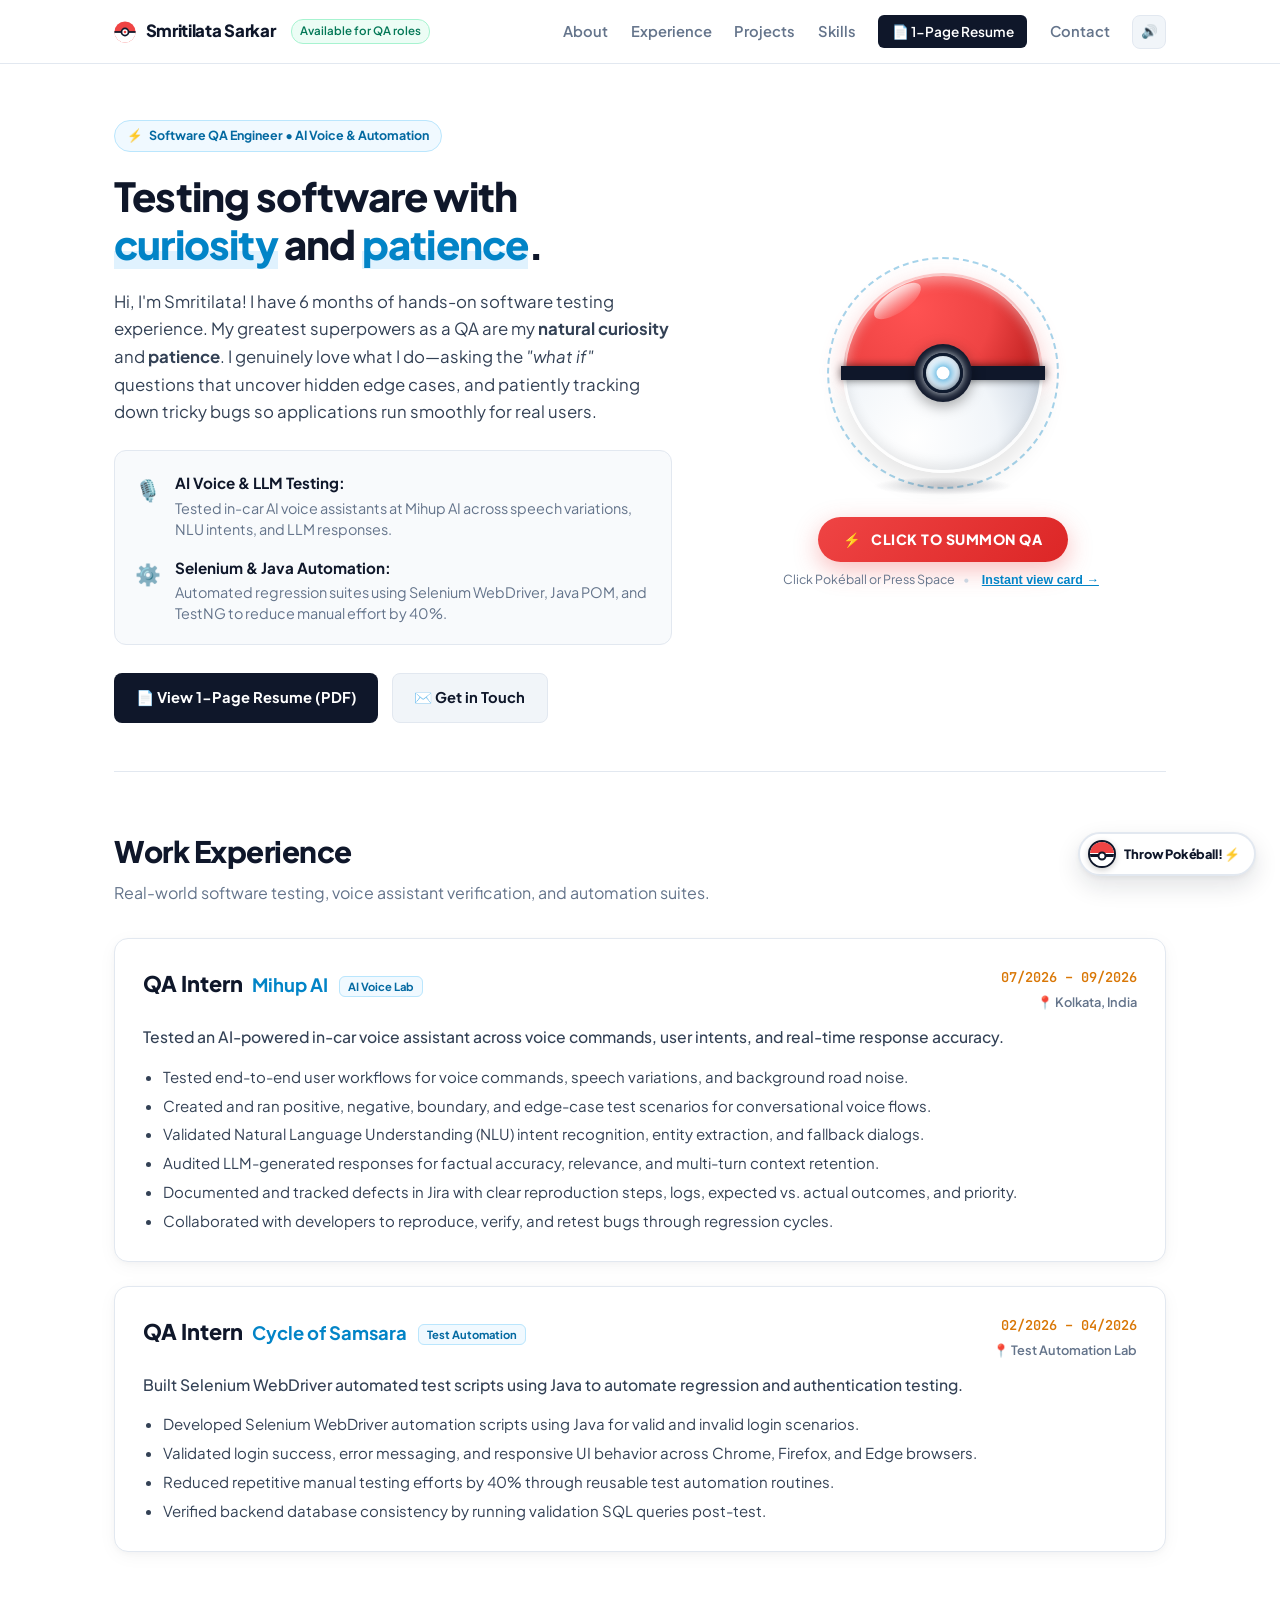
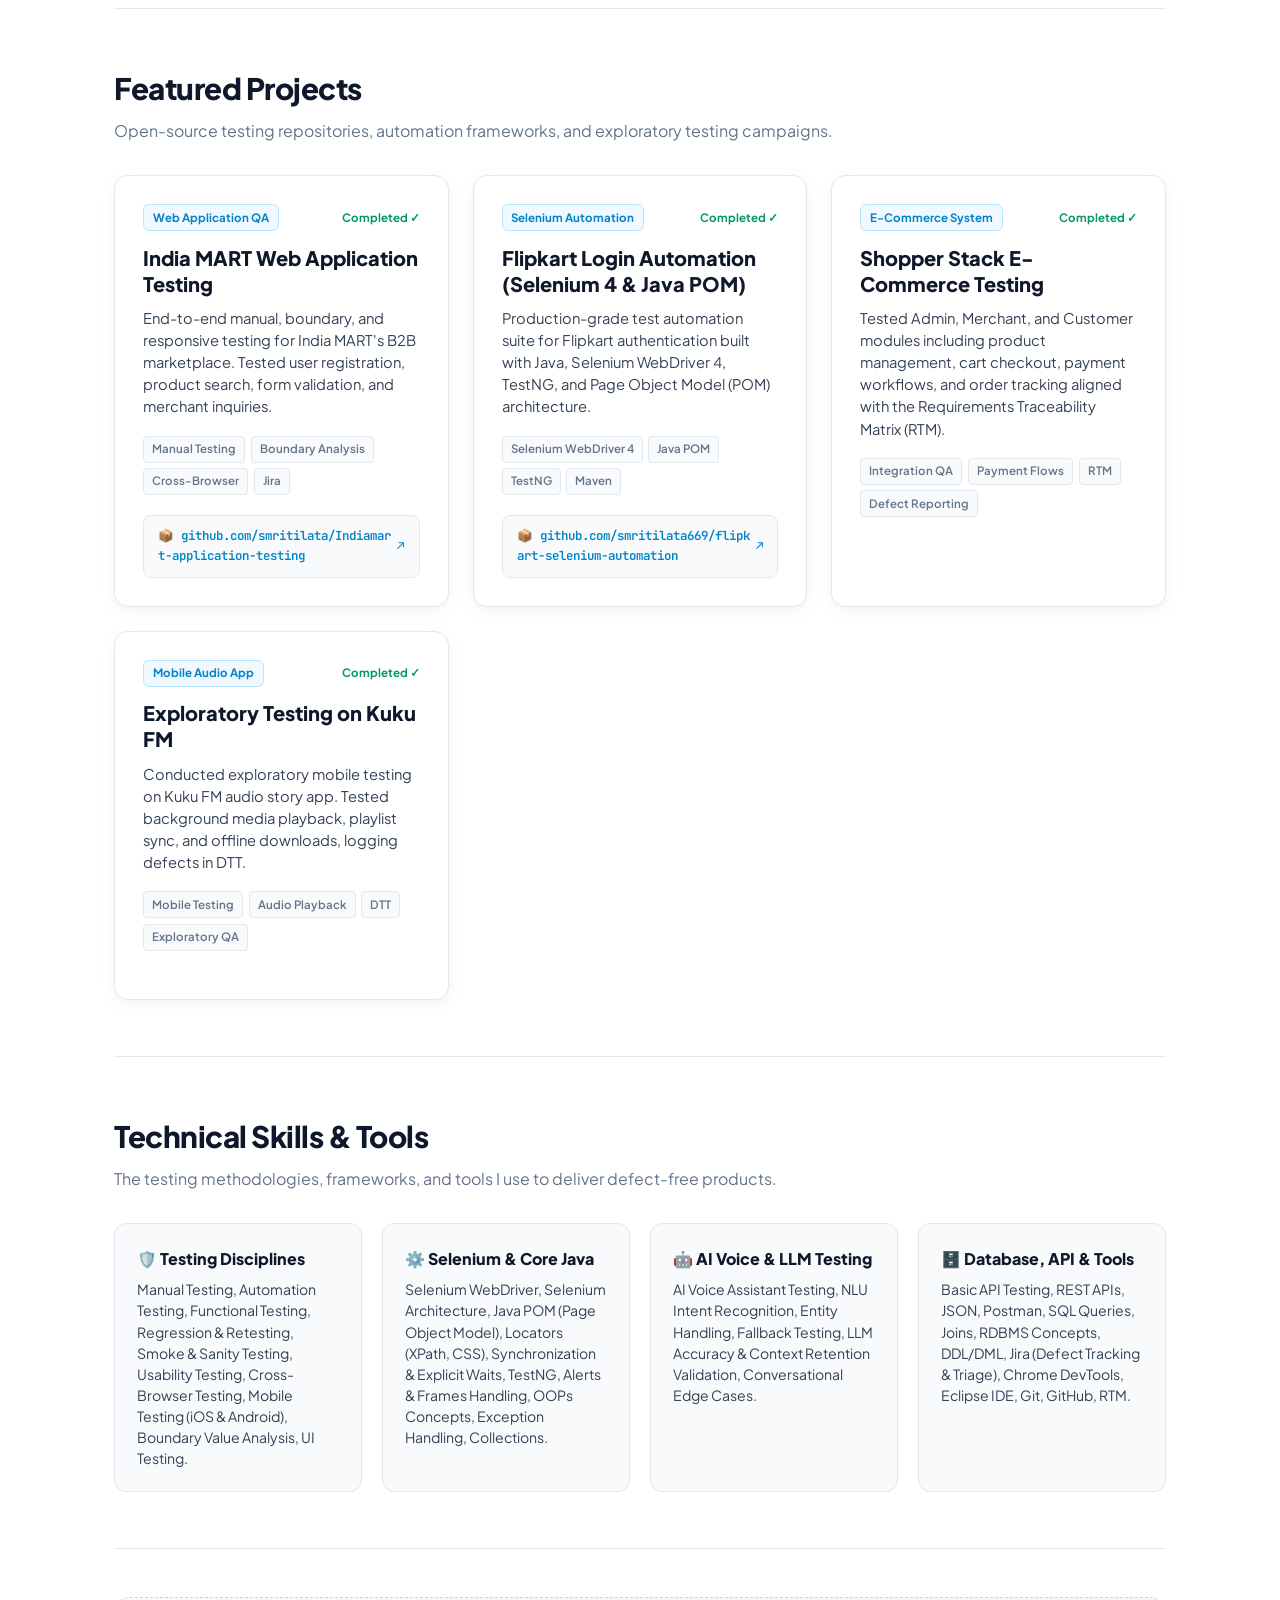
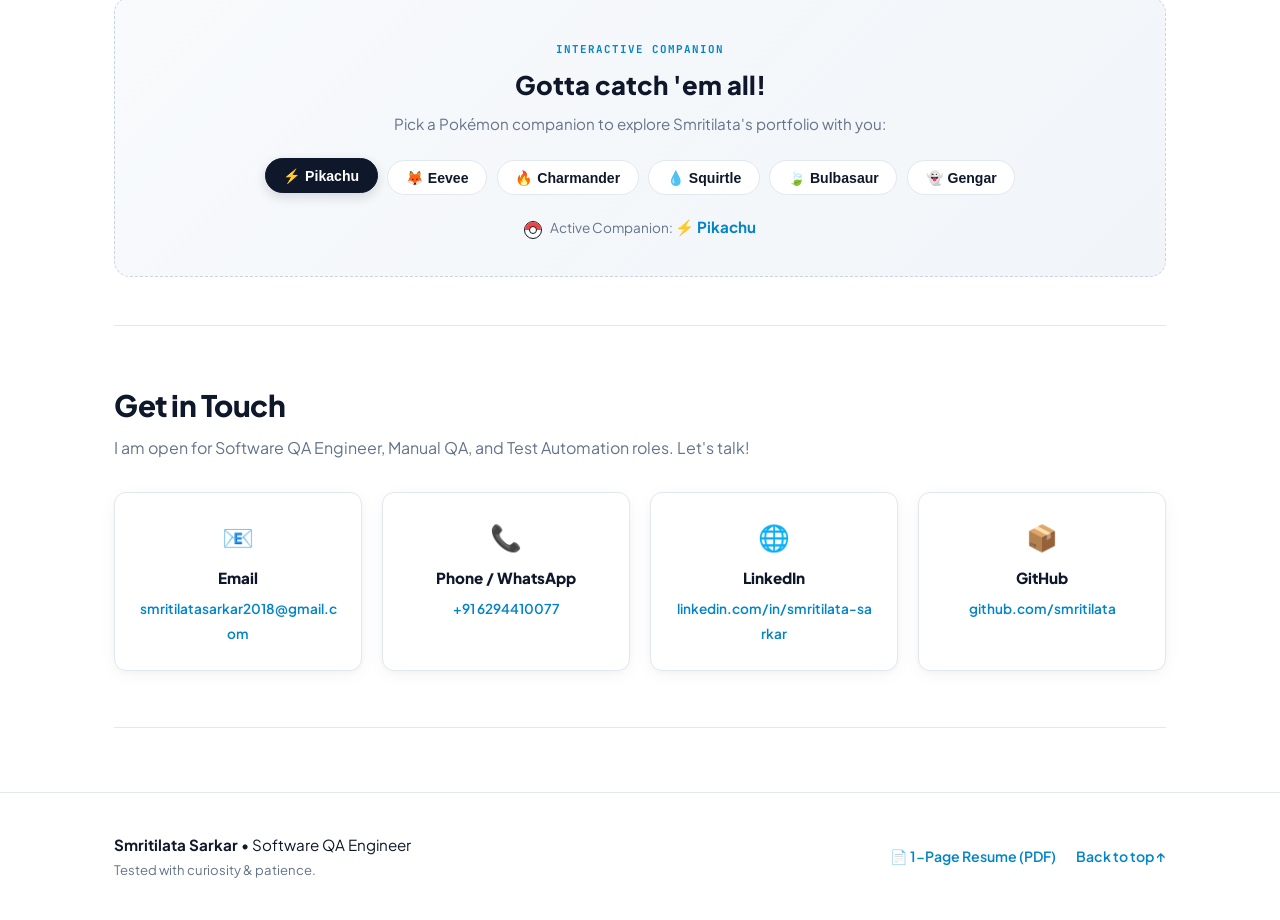
<file: index.html>
<!DOCTYPE html>
<html lang="en">
<head>
  <meta charset="UTF-8">
  <meta name="viewport" content="width=device-width, initial-scale=1.0">
  <title>Smritilata Sarkar — Software QA Engineer</title>
  <link rel="preconnect" href="https://fonts.googleapis.com">
  <link rel="preconnect" href="https://fonts.gstatic.com" crossorigin>
  <link href="https://fonts.googleapis.com/css2?family=Plus+Jakarta+Sans:wght@400;500;600;700;800&family=JetBrains+Mono:wght@400;500;600&display=swap" rel="stylesheet">
  <link rel="stylesheet" href="style.css">
  <link rel="icon" type="image/svg+xml" href="data:image/svg+xml,<svg xmlns='http://www.w3.org/2000/svg' viewBox='0 0 100 100'><circle cx='50' cy='50' r='48' fill='%23ef4444'/><path d='M2 50 A48 48 0 0 0 98 50 Z' fill='%23ffffff'/><line x1='2' y1='50' x2='98' y2='50' stroke='%23111827' stroke-width='8'/><circle cx='50' cy='50' r='16' fill='%23ffffff' stroke='%23111827' stroke-width='8'/><circle cx='50' cy='50' r='7' fill='%23ef4444'/></svg>">
</head>
<body class="light-mode">

  <!-- Burst Canvas for Summon Animation -->
  <canvas id="burst-canvas"></canvas>

  <!-- ======================================================== -->
  <!-- MINIMAL TOP NAVIGATION BAR (The Zero Quotient style)       -->
  <!-- ======================================================== -->
  <header class="site-header">
    <div class="nav-wrapper">
      <a href="#" class="brand-logo">
        <span class="nav-pokeball-icon">
          <svg class="spin-pokeball" viewBox="0 0 100 100" width="22" height="22">
            <circle cx="50" cy="50" r="48" fill="#ef4444"/>
            <path d="M2 50 A48 48 0 0 0 98 50 Z" fill="#ffffff"/>
            <line x1="2" y1="50" x2="98" y2="50" stroke="#0f172a" stroke-width="8"/>
            <circle cx="50" cy="50" r="16" fill="#ffffff" stroke="#0f172a" stroke-width="8"/>
            <circle cx="50" cy="50" r="6" fill="#ef4444"/>
          </svg>
        </span>
        <span class="brand-text">Smritilata Sarkar</span>
        <span class="status-pill">Available for QA roles</span>
      </a>

      <nav class="main-nav">
        <a href="#about" class="nav-link">About</a>
        <a href="#experience" class="nav-link">Experience</a>
        <a href="#projects" class="nav-link">Projects</a>
        <a href="#skills" class="nav-link">Skills</a>
        <a href="Smritilata_Sarkar_Resume.html" target="_blank" class="nav-link resume-pill">
          <span>📄 1-Page Resume</span>
        </a>
        <a href="#contact" class="nav-link">Contact</a>
        <button id="sound-toggle" class="sound-btn" title="Toggle Sound SFX" aria-label="Toggle Sound">
          <span class="sfx-icon">🔊</span>
        </button>
      </nav>

      <div class="mobile-menu-btn" id="mobile-toggle" aria-label="Toggle Navigation">
        <span></span><span></span>
      </div>
    </div>
  </header>

  <!-- Mobile Dropdown Navigation -->
  <div class="mobile-nav-drawer" id="mobile-drawer">
    <a href="#about" class="m-link">About</a>
    <a href="#experience" class="m-link">Experience</a>
    <a href="#projects" class="m-link">Projects</a>
    <a href="#skills" class="m-link">Skills</a>
    <a href="Smritilata_Sarkar_Resume.html" target="_blank" class="m-link highlight">📄 1-Page Resume (PDF)</a>
    <a href="#contact" class="m-link">Contact</a>
  </div>

  <main class="page-container">

    <!-- ======================================================== -->
    <!-- HERO SECTION (Minimal Profile + Pokémon Trainer Card)     -->
    <!-- ======================================================== -->
    <section class="hero-section" id="about">
      <div class="hero-grid">
        
        <!-- Left Column: Personal Intro & Philosophy -->
        <div class="hero-intro">
          <div class="hero-badge">
            <span class="poke-icon">⚡</span>
            <span>Software QA Engineer &bull; AI Voice &amp; Automation</span>
          </div>

          <h1 class="hero-title">
            Testing software with <span class="text-highlight">curiosity</span> and <span class="text-highlight">patience</span>.
          </h1>

          <p class="hero-bio">
            Hi, I'm Smritilata! I have 6 months of hands-on software testing experience. My greatest superpowers as a QA are my <strong>natural curiosity</strong> and <strong>patience</strong>. I genuinely love what I do—asking the <em>"what if"</em> questions that uncover hidden edge cases, and patiently tracking down tricky bugs so applications run smoothly for real users.
          </p>

          <div class="hero-highlights-card">
            <div class="highlight-item">
              <span class="h-icon">🎙️</span>
              <div>
                <strong>AI Voice &amp; LLM Testing:</strong>
                <p>Tested in-car AI voice assistants at Mihup AI across speech variations, NLU intents, and LLM responses.</p>
              </div>
            </div>
            <div class="highlight-item">
              <span class="h-icon">⚙️</span>
              <div>
                <strong>Selenium &amp; Java Automation:</strong>
                <p>Automated regression suites using Selenium WebDriver, Java POM, and TestNG to reduce manual effort by 40%.</p>
              </div>
            </div>
          </div>

          <div class="hero-cta-group">
            <a href="Smritilata_Sarkar_Resume.html" target="_blank" class="btn-primary">
              <span>📄 View 1-Page Resume (PDF)</span>
            </a>
            <a href="#contact" class="btn-secondary">
              <span>✉️ Get in Touch</span>
            </a>
          </div>
        </div>

        <!-- Right Column: Interactive 3D Pokéball Summon Stage & Trainer Card -->
        <div class="hero-card-col stage-closed" id="summon-stage">
          
          <!-- Pokéball Assembly (Active in stage-closed & stage-opening) -->
          <div class="pokeball-assembly-wrapper" id="pokeball-wrapper">
            <div class="summon-light-pillar" id="light-pillar"></div>

            <div class="pokeball-box">
              <div class="pokeball-3d" id="main-pokeball" role="button" tabindex="0" title="Click Pokéball to Summon QA Champion!">
                <div class="pokeball-energy-ring"></div>

                <!-- Upper Shell -->
                <div class="ball-shell shell-top">
                  <div class="shell-reflection"></div>
                </div>

                <!-- Equatorial Black Belt & Central Release Button -->
                <div class="ball-equator">
                  <div class="equator-band"></div>
                  <div class="center-latch-wrapper">
                    <div class="latch-outer-ring">
                      <div class="latch-button" id="pokeball-button">
                        <div class="button-led"></div>
                      </div>
                    </div>
                  </div>
                </div>

                <!-- Lower Shell -->
                <div class="ball-shell shell-bottom">
                  <div class="shell-shadow"></div>
                </div>

                <!-- Ground Floating Shadow -->
                <div class="ball-ground-shadow"></div>
              </div>
            </div>

            <div class="summon-prompt-box">
              <button class="throw-ball-btn" id="trigger-summon-btn">
                <span class="poke-icon">⚡</span>
                <span>CLICK TO SUMMON QA</span>
              </button>
              <div class="summon-hint-group">
                <span class="summon-hint">Click Pokéball or Press Space</span>
                <span class="hint-divider">&bull;</span>
                <button class="skip-summon-btn" id="skip-summon-btn" type="button">Instant view card &rarr;</button>
              </div>
            </div>
          </div>

          <!-- Summoned QA Trainer Card (Active in stage-opened) -->
          <div class="summoned-card-wrapper" id="summoned-card-wrapper">
            <div class="card-action-bar">
              <button id="replay-summon-btn" class="resummon-pill" title="Return to Pokéball & Re-Summon">
                <span class="poke-icon">⚡</span>
                <span>Return to Pokéball &amp; Re-Summon</span>
              </button>
            </div>

            <div class="pokemon-trainer-card" id="trainer-card">
            
            <!-- Card Header -->
            <div class="pcard-header">
              <div class="pcard-identity">
                <span class="pcard-tag">QA TRAINER #001</span>
                <h3 class="pcard-name">Smritilata Sarkar</h3>
                <span class="pcard-subtitle">Bug Hunter &amp; Automation QA</span>
              </div>
              <div class="pcard-level">
                <span class="lvl-label">LVL</span>
                <span class="lvl-val">99</span>
              </div>
            </div>

            <!-- Avatar Frame -->
            <div class="pcard-avatar-box">
              <div class="avatar-ring">
                <!-- Custom Female QA Trainer Vector Avatar -->
                <svg class="trainer-avatar-svg" viewBox="0 0 280 280" fill="none" xmlns="http://www.w3.org/2000/svg">
                  <defs>
                    <linearGradient id="avatarBg" x1="0%" y1="0%" x2="100%" y2="100%">
                      <stop offset="0%" stop-color="#f0f9ff"/>
                      <stop offset="100%" stop-color="#e0f2fe"/>
                    </linearGradient>
                    <linearGradient id="hairGrad" x1="0%" y1="0%" x2="100%" y2="100%">
                      <stop offset="0%" stop-color="#1f2937"/>
                      <stop offset="100%" stop-color="#0f172a"/>
                    </linearGradient>
                    <linearGradient id="jacketGrad" x1="0%" y1="0%" x2="100%" y2="100%">
                      <stop offset="0%" stop-color="#ef4444"/>
                      <stop offset="100%" stop-color="#dc2626"/>
                    </linearGradient>
                  </defs>

                  <circle cx="140" cy="140" r="130" fill="url(#avatarBg)" stroke="#bae6fd" stroke-width="3"/>
                  <circle cx="140" cy="140" r="115" stroke="#0284c7" stroke-width="1.5" stroke-dasharray="6 6" opacity="0.4"/>

                  <!-- Long Flowing Hair Behind -->
                  <path d="M96 90 C85 130 80 180 92 230 C100 232 110 220 108 190 C106 150 110 120 115 105 Z" fill="url(#hairGrad)"/>
                  <path d="M184 90 C195 130 200 180 188 230 C180 232 170 220 172 190 C174 150 170 120 165 105 Z" fill="url(#hairGrad)"/>
                  <ellipse cx="140" cy="115" rx="52" ry="58" fill="url(#hairGrad)"/>

                  <!-- Neck -->
                  <path d="M130 140 L130 170 L150 170 L150 140 Z" fill="#fde2d1"/>

                  <!-- Female Trainer Jacket -->
                  <path d="M90 235 C90 180 110 168 128 165 L140 178 L152 165 C170 168 190 180 190 235 Z" fill="url(#jacketGrad)"/>
                  <path d="M124 165 L140 195 L156 165 Z" fill="#ffffff"/>
                  <path d="M132 172 L140 190 L148 172 Z" fill="#0284c7"/>
                  <path d="M102 170 Q124 162 138 180 L128 190 Q115 174 98 178 Z" fill="#ffffff"/>
                  <path d="M178 170 Q156 162 142 180 L152 190 Q165 174 182 178 Z" fill="#ffffff"/>

                  <!-- Face & Features -->
                  <ellipse cx="140" cy="115" rx="33" ry="36" fill="#fde2d1"/>
                  <ellipse cx="126" cy="118" rx="7" ry="9" fill="#1e293b"/>
                  <ellipse cx="126" cy="119" rx="5" ry="7" fill="#0369a1"/>
                  <circle cx="124" cy="115" r="2.5" fill="#ffffff"/>
                  <path d="M117 114 Q126 107 135 113" stroke="#0f172a" stroke-width="2.5" stroke-linecap="round"/>
                  <ellipse cx="154" cy="118" rx="7" ry="9" fill="#1e293b"/>
                  <ellipse cx="154" cy="119" rx="5" ry="7" fill="#0369a1"/>
                  <circle cx="152" cy="115" r="2.5" fill="#ffffff"/>
                  <path d="M145 113 Q154 107 163 114" stroke="#0f172a" stroke-width="2.5" stroke-linecap="round"/>
                  
                  <!-- Cute Rosy Blush & Smile -->
                  <ellipse cx="118" cy="128" rx="6" ry="3.5" fill="#f43f5e" opacity="0.4"/>
                  <ellipse cx="162" cy="128" rx="6" ry="3.5" fill="#f43f5e" opacity="0.4"/>
                  <path d="M134 135 Q140 142 146 135" stroke="#e11d48" stroke-width="2" stroke-linecap="round" fill="#fda4af"/>

                  <!-- Front Bangs & Side Tendrils -->
                  <path d="M106 100 Q120 78 140 78 Q160 78 174 100 Q158 88 140 88 Q122 88 106 100 Z" fill="url(#hairGrad)"/>
                  <path d="M112 92 C116 108 120 114 126 112 C124 102 124 96 122 92 Z" fill="url(#hairGrad)"/>
                  <path d="M125 90 C130 110 135 115 140 112 C138 102 136 94 134 90 Z" fill="url(#hairGrad)"/>
                  <path d="M110 96 C105 116 106 142 114 158 C115 140 115 118 118 105 Z" fill="url(#hairGrad)"/>
                  <path d="M170 96 C175 116 174 142 166 158 C165 140 165 118 162 105 Z" fill="url(#hairGrad)"/>
                  <circle cx="106" cy="94" r="6" fill="#ef4444"/>

                  <!-- QA Headset & Mic (AI Voice QA) -->
                  <path d="M107 106 C106 82 120 68 140 68 C160 68 174 82 173 106" stroke="#0284c7" stroke-width="3" stroke-linecap="round" fill="none"/>
                  <rect x="100" y="106" width="10" height="18" rx="4" fill="#0f172a" stroke="#38bdf8" stroke-width="1.5"/>
                  <rect x="170" y="106" width="10" height="18" rx="4" fill="#0f172a" stroke="#38bdf8" stroke-width="1.5"/>
                  <path d="M104 122 Q112 136 128 136" stroke="#38bdf8" stroke-width="2" fill="none" stroke-linecap="round"/>
                  <circle cx="129" cy="136" r="3" fill="#22c55e"/>

                  <!-- Floating Mini Pokéball -->
                  <circle cx="212" cy="180" r="16" fill="url(#jacketGrad)"/>
                  <path d="M196 180 A16 16 0 0 0 228 180 Z" fill="#ffffff"/>
                  <line x1="196" y1="180" x2="228" y2="180" stroke="#0f172a" stroke-width="2"/>
                  <circle cx="212" cy="180" r="5" fill="#ffffff" stroke="#0f172a" stroke-width="2"/>
                </svg>
              </div>

              <div class="pcard-types">
                <span class="type-pill pill-auto">⚡ Automation</span>
                <span class="type-pill pill-manual">🛡️ Manual QA</span>
                <span class="type-pill pill-ai">🤖 AI Voice QA</span>
              </div>
            </div>

            <!-- Card Stats & Ability -->
            <div class="pcard-footer">
              <div class="pcard-stat-line">
                <span class="stat-lbl">DEFECT DETECTION</span>
                <div class="stat-bar"><div class="stat-fill" style="width: 100%;"></div></div>
                <span class="stat-val">100%</span>
              </div>
              <div class="pcard-traits">
                <div class="trait-item">
                  <span class="t-lbl">CORE TRAIT:</span>
                  <span class="t-val">Curiosity &amp; Patience</span>
                </div>
                <div class="trait-item">
                  <span class="t-lbl">DEGREE:</span>
                  <span class="t-val">B.Tech ECE (7.77 CGPA)</span>
                </div>
              </div>
            </div>

            </div>
          </div>

        </div>

      </div>
    </section>

    <!-- ======================================================== -->
    <!-- EXPERIENCE SECTION (The Zero Quotient Chronological)      -->
    <!-- ======================================================== -->
    <section class="content-block" id="experience">
      <div class="block-header">
        <h2 class="block-title">Work Experience</h2>
        <p class="block-desc">Real-world software testing, voice assistant verification, and automation suites.</p>
      </div>

      <div class="experience-list">
        
        <!-- Experience 1: Mihup AI -->
        <div class="exp-card">
          <div class="exp-card-header">
            <div>
              <h3 class="exp-role">QA Intern</h3>
              <span class="exp-company">Mihup AI</span>
              <span class="exp-badge">AI Voice Lab</span>
            </div>
            <div class="exp-period">
              <span>07/2026 – 09/2026</span>
              <span class="exp-city">📍 Kolkata, India</span>
            </div>
          </div>
          <p class="exp-intro">
            Tested an AI-powered in-car voice assistant across voice commands, user intents, and real-time response accuracy.
          </p>
          <ul class="exp-bullets">
            <li>Tested end-to-end user workflows for voice commands, speech variations, and background road noise.</li>
            <li>Created and ran positive, negative, boundary, and edge-case test scenarios for conversational voice flows.</li>
            <li>Validated Natural Language Understanding (NLU) intent recognition, entity extraction, and fallback dialogs.</li>
            <li>Audited LLM-generated responses for factual accuracy, relevance, and multi-turn context retention.</li>
            <li>Documented and tracked defects in Jira with clear reproduction steps, logs, expected vs. actual outcomes, and priority.</li>
            <li>Collaborated with developers to reproduce, verify, and retest bugs through regression cycles.</li>
          </ul>
        </div>

        <!-- Experience 2: Cycle of Samsara -->
        <div class="exp-card">
          <div class="exp-card-header">
            <div>
              <h3 class="exp-role">QA Intern</h3>
              <span class="exp-company">Cycle of Samsara</span>
              <span class="exp-badge">Test Automation</span>
            </div>
            <div class="exp-period">
              <span>02/2026 – 04/2026</span>
              <span class="exp-city">📍 Test Automation Lab</span>
            </div>
          </div>
          <p class="exp-intro">
            Built Selenium WebDriver automated test scripts using Java to automate regression and authentication testing.
          </p>
          <ul class="exp-bullets">
            <li>Developed Selenium WebDriver automation scripts using Java for valid and invalid login scenarios.</li>
            <li>Validated login success, error messaging, and responsive UI behavior across Chrome, Firefox, and Edge browsers.</li>
            <li>Reduced repetitive manual testing efforts by 40% through reusable test automation routines.</li>
            <li>Verified backend database consistency by running validation SQL queries post-test.</li>
          </ul>
        </div>

      </div>
    </section>

    <!-- ======================================================== -->
    <!-- PROJECTS SECTION (Featured with GitHub Repos)             -->
    <!-- ======================================================== -->
    <section class="content-block" id="projects">
      <div class="block-header">
        <h2 class="block-title">Featured Projects</h2>
        <p class="block-desc">Open-source testing repositories, automation frameworks, and exploratory testing campaigns.</p>
      </div>

      <div class="projects-grid">
        
        <!-- Project 1: India MART -->
        <div class="project-box">
          <div class="proj-top">
            <span class="proj-badge">Web Application QA</span>
            <span class="proj-status">Completed ✓</span>
          </div>
          <h3 class="proj-title">India MART Web Application Testing</h3>
          <p class="proj-desc">
            End-to-end manual, boundary, and responsive testing for India MART's B2B marketplace. Tested user registration, product search, form validation, and merchant inquiries.
          </p>
          <div class="proj-tags">
            <span>Manual Testing</span>
            <span>Boundary Analysis</span>
            <span>Cross-Browser</span>
            <span>Jira</span>
          </div>
          <a href="https://github.com/smritilata/Indiamart-application-testing" target="_blank" rel="noopener noreferrer" class="repo-link-btn">
            <span>📦 github.com/smritilata/Indiamart-application-testing</span>
            <span class="arr">↗</span>
          </a>
        </div>

        <!-- Project 2: Flipkart Automation -->
        <div class="project-box">
          <div class="proj-top">
            <span class="proj-badge">Selenium Automation</span>
            <span class="proj-status">Completed ✓</span>
          </div>
          <h3 class="proj-title">Flipkart Login Automation (Selenium 4 &amp; Java POM)</h3>
          <p class="proj-desc">
            Production-grade test automation suite for Flipkart authentication built with Java, Selenium WebDriver 4, TestNG, and Page Object Model (POM) architecture.
          </p>
          <div class="proj-tags">
            <span>Selenium WebDriver 4</span>
            <span>Java POM</span>
            <span>TestNG</span>
            <span>Maven</span>
          </div>
          <a href="https://github.com/smritilata669/flipkart-selenium-automation" target="_blank" rel="noopener noreferrer" class="repo-link-btn">
            <span>📦 github.com/smritilata669/flipkart-selenium-automation</span>
            <span class="arr">↗</span>
          </a>
        </div>

        <!-- Project 3: Shopper Stack -->
        <div class="project-box">
          <div class="proj-top">
            <span class="proj-badge">E-Commerce System</span>
            <span class="proj-status">Completed ✓</span>
          </div>
          <h3 class="proj-title">Shopper Stack E-Commerce Testing</h3>
          <p class="proj-desc">
            Tested Admin, Merchant, and Customer modules including product management, cart checkout, payment workflows, and order tracking aligned with the Requirements Traceability Matrix (RTM).
          </p>
          <div class="proj-tags">
            <span>Integration QA</span>
            <span>Payment Flows</span>
            <span>RTM</span>
            <span>Defect Reporting</span>
          </div>
        </div>

        <!-- Project 4: Kuku FM -->
        <div class="project-box">
          <div class="proj-top">
            <span class="proj-badge">Mobile Audio App</span>
            <span class="proj-status">Completed ✓</span>
          </div>
          <h3 class="proj-title">Exploratory Testing on Kuku FM</h3>
          <p class="proj-desc">
            Conducted exploratory mobile testing on Kuku FM audio story app. Tested background media playback, playlist sync, and offline downloads, logging defects in DTT.
          </p>
          <div class="proj-tags">
            <span>Mobile Testing</span>
            <span>Audio Playback</span>
            <span>DTT</span>
            <span>Exploratory QA</span>
          </div>
        </div>

      </div>
    </section>

    <!-- ======================================================== -->
    <!-- SKILLS SECTION                                            -->
    <!-- ======================================================== -->
    <section class="content-block" id="skills">
      <div class="block-header">
        <h2 class="block-title">Technical Skills &amp; Tools</h2>
        <p class="block-desc">The testing methodologies, frameworks, and tools I use to deliver defect-free products.</p>
      </div>

      <div class="skills-grid">
        <div class="skill-group">
          <h4>🛡️ Testing Disciplines</h4>
          <p>Manual Testing, Automation Testing, Functional Testing, Regression &amp; Retesting, Smoke &amp; Sanity Testing, Usability Testing, Cross-Browser Testing, Mobile Testing (iOS &amp; Android), Boundary Value Analysis, UI Testing.</p>
        </div>

        <div class="skill-group">
          <h4>⚙️ Selenium &amp; Core Java</h4>
          <p>Selenium WebDriver, Selenium Architecture, Java POM (Page Object Model), Locators (XPath, CSS), Synchronization &amp; Explicit Waits, TestNG, Alerts &amp; Frames Handling, OOPs Concepts, Exception Handling, Collections.</p>
        </div>

        <div class="skill-group">
          <h4>🤖 AI Voice &amp; LLM Testing</h4>
          <p>AI Voice Assistant Testing, NLU Intent Recognition, Entity Handling, Fallback Testing, LLM Accuracy &amp; Context Retention Validation, Conversational Edge Cases.</p>
        </div>

        <div class="skill-group">
          <h4>🗄️ Database, API &amp; Tools</h4>
          <p>Basic API Testing, REST APIs, JSON, Postman, SQL Queries, Joins, RDBMS Concepts, DDL/DML, Jira (Defect Tracking &amp; Triage), Chrome DevTools, Eclipse IDE, Git, GitHub, RTM.</p>
        </div>
      </div>
    </section>

    <!-- ======================================================== -->
    <!-- GOTTA CATCH 'EM ALL (The Zero Quotient Easter Egg)        -->
    <!-- ======================================================== -->
    <section class="pokemon-crowd-section">
      <div class="crowd-inner">
        <div class="crowd-text">
          <span class="crowd-tag">INTERACTIVE COMPANION</span>
          <h3 class="crowd-title">Gotta catch 'em all!</h3>
          <p class="crowd-sub">Pick a Pokémon companion to explore Smritilata's portfolio with you:</p>
        </div>
        
        <div class="crowd-picker" id="pokemon-picker">
          <button class="poke-btn active" data-pokemon="⚡ Pikachu" data-color="#fde047">⚡ Pikachu</button>
          <button class="poke-btn" data-pokemon="🦊 Eevee" data-color="#fdba74">🦊 Eevee</button>
          <button class="poke-btn" data-pokemon="🔥 Charmander" data-color="#f87171">🔥 Charmander</button>
          <button class="poke-btn" data-pokemon="💧 Squirtle" data-color="#67e8f9">💧 Squirtle</button>
          <button class="poke-btn" data-pokemon="🍃 Bulbasaur" data-color="#86efac">🍃 Bulbasaur</button>
          <button class="poke-btn" data-pokemon="👻 Gengar" data-color="#c084fc">👻 Gengar</button>
        </div>

        <div class="active-companion-badge" id="companion-badge">
          <span class="companion-ball-drop">
            <span class="mini-pokeball" id="mini-pokeball"></span>
          </span>
          <span>Active Companion:</span> <strong id="active-companion-name">⚡ Pikachu</strong>
        </div>
      </div>
    </section>

    <!-- ======================================================== -->
    <!-- CONTACT SECTION                                           -->
    <!-- ======================================================== -->
    <section class="content-block" id="contact">
      <div class="block-header">
        <h2 class="block-title">Get in Touch</h2>
        <p class="block-desc">I am open for Software QA Engineer, Manual QA, and Test Automation roles. Let's talk!</p>
      </div>

      <div class="contact-grid">
        <div class="contact-card">
          <span class="c-icon">📧</span>
          <h4>Email</h4>
          <a href="mailto:smritilatasarkar2018@gmail.com">smritilatasarkar2018@gmail.com</a>
        </div>

        <div class="contact-card">
          <span class="c-icon">📞</span>
          <h4>Phone / WhatsApp</h4>
          <a href="tel:+916294410077">+91 6294410077</a>
        </div>

        <div class="contact-card">
          <span class="c-icon">🌐</span>
          <h4>LinkedIn</h4>
          <a href="https://linkedin.com/in/smritilata-sarkar-a81a4428a" target="_blank" rel="noopener noreferrer">linkedin.com/in/smritilata-sarkar</a>
        </div>

        <div class="contact-card">
          <span class="c-icon">📦</span>
          <h4>GitHub</h4>
          <a href="https://github.com/smritilata" target="_blank" rel="noopener noreferrer">github.com/smritilata</a>
        </div>
      </div>
    </section>

  </main>

  <!-- ======================================================== -->
  <!-- FOOTER                                                   -->
  <!-- ======================================================== -->
  <footer class="site-footer">
    <div class="footer-wrap">
      <div class="footer-left">
        <strong>Smritilata Sarkar</strong> &bull; Software QA Engineer
        <span class="footer-sub">Tested with curiosity &amp; patience.</span>
      </div>
      <div class="footer-right">
        <a href="Smritilata_Sarkar_Resume.html" target="_blank" class="footer-link">📄 1-Page Resume (PDF)</a>
        <a href="#about" class="footer-link">Back to top ↑</a>
      </div>
    </div>
  </footer>

  <!-- Floating Interactive Pokéball Action Button -->
  <button class="floating-pokeball-fab" id="floating-pokeball" title="Click to Throw Pokéball / Summon QA!" aria-label="Throw Pokéball">
    <div class="fab-pokeball">
      <div class="fab-top"></div>
      <div class="fab-center">
        <div class="fab-btn"></div>
      </div>
      <div class="fab-bottom"></div>
    </div>
    <span class="fab-tooltip">Throw Pokéball! ⚡</span>
  </button>

  <script src="audio.js"></script>
  <script src="script.js"></script>
</body>
</html>
</file>
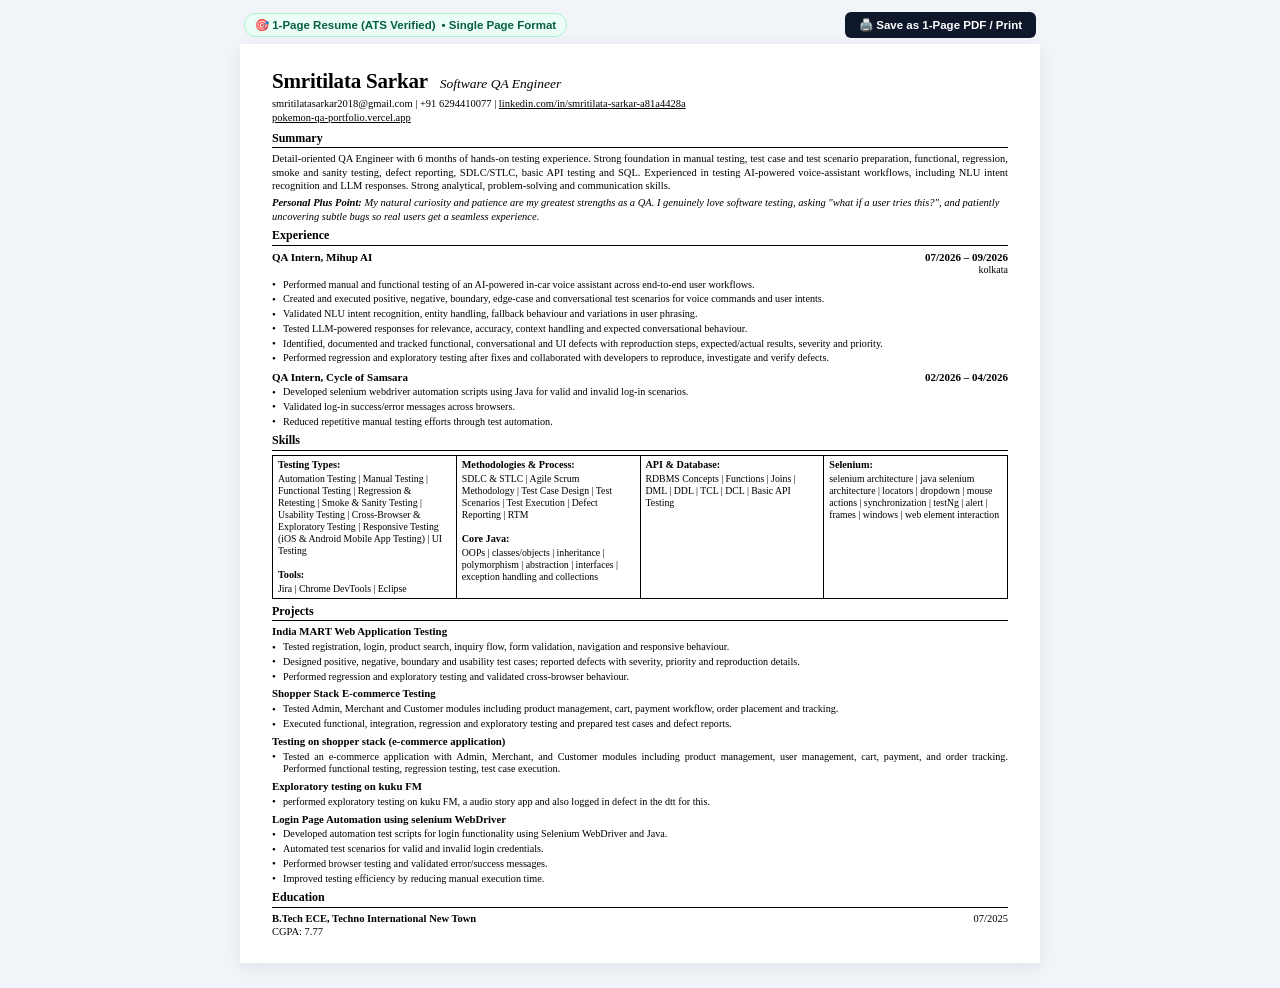
<file: Smritilata_Sarkar_Resume.html>
<!DOCTYPE html>
<html lang="en">
<head>
  <meta charset="UTF-8">
  <meta name="viewport" content="width=device-width, initial-scale=1.0">
  <title>Smritilata Sarkar - Software QA Engineer (Resume)</title>
  <style>
    * {
      box-sizing: border-box;
      margin: 0;
      padding: 0;
    }

    @page {
      size: A4 portrait;
      margin: 8mm 12mm;
    }

    body {
      font-family: "Times New Roman", Times, Georgia, serif;
      color: #000000;
      background: #f1f5f9;
      line-height: 1.28;
      font-size: 11px;
      -webkit-font-smoothing: antialiased;
    }

    /* Screen-only top action bar */
    .top-action-bar {
      max-width: 800px;
      margin: 12px auto 6px;
      display: flex;
      justify-content: space-between;
      align-items: center;
      padding: 0 4px;
      font-family: -apple-system, BlinkMacSystemFont, "Segoe UI", Roboto, sans-serif;
    }

    .ats-badge {
      display: inline-flex;
      align-items: center;
      gap: 6px;
      background: #ecfdf5;
      color: #065f46;
      border: 1px solid #a7f3d0;
      padding: 4px 10px;
      border-radius: 20px;
      font-weight: 700;
      font-size: 11.5px;
    }

    .print-btn {
      background: #0f172a;
      color: #ffffff;
      border: none;
      padding: 6px 14px;
      border-radius: 6px;
      font-weight: 600;
      font-size: 11.5px;
      cursor: pointer;
      display: inline-flex;
      align-items: center;
      gap: 5px;
      transition: background 0.15s;
    }

    .print-btn:hover {
      background: #0284c7;
    }

    /* Exactly One Page Sheet */
    .resume-sheet {
      max-width: 800px;
      margin: 0 auto 25px;
      background: #ffffff;
      padding: 24px 32px;
      box-shadow: 0 4px 16px rgba(0, 0, 0, 0.08);
    }

    /* Header */
    .header-name-title {
      display: flex;
      align-items: baseline;
      gap: 12px;
      margin-bottom: 2px;
    }

    h1.name {
      font-size: 21px;
      font-weight: bold;
      color: #000000;
      letter-spacing: -0.2px;
    }

    .title {
      font-size: 13.5px;
      color: #000000;
      font-style: italic;
    }

    .contact-row {
      font-size: 10.5px;
      color: #000000;
      margin-bottom: 1px;
    }

    .contact-row a {
      color: #000000;
      text-decoration: underline;
    }

    .portfolio-row {
      font-size: 10.5px;
      margin-bottom: 6px;
    }

    .portfolio-row a {
      color: #000000;
      text-decoration: underline;
    }

    /* Section Headings */
    h2.section-title {
      font-size: 12px;
      font-weight: bold;
      color: #000000;
      border-bottom: 1px solid #000000;
      padding-bottom: 1px;
      margin-top: 5px;
      margin-bottom: 4px;
    }

    /* Summary */
    .summary-text {
      text-align: justify;
      font-size: 10.5px;
      line-height: 1.28;
      margin-bottom: 4px;
    }

    .personal-plus-point {
      font-size: 10.5px;
      margin-top: 2px;
      font-style: italic;
    }

    /* Experience */
    .exp-item {
      margin-bottom: 5px;
    }

    .exp-header {
      display: flex;
      justify-content: space-between;
      align-items: baseline;
      font-weight: bold;
      font-size: 11px;
    }

    .exp-sub {
      text-align: right;
      font-size: 10px;
      font-weight: normal;
    }

    ul.bullet-list {
      list-style-type: none;
      padding-left: 0;
      margin-top: 2px;
    }

    ul.bullet-list li {
      position: relative;
      padding-left: 11px;
      margin-bottom: 2px;
      font-size: 10.2px;
      line-height: 1.25;
      text-align: justify;
    }

    ul.bullet-list li::before {
      content: "•";
      position: absolute;
      left: 0;
      top: -0.5px;
      font-size: 11px;
    }

    /* Skills Grid Table (Matching the 4-column box in PDF) */
    .skills-table {
      width: 100%;
      border-collapse: collapse;
      margin-bottom: 4px;
      margin-top: 3px;
      border: 1px solid #000000;
    }

    .skills-table td {
      border: 1px solid #000000;
      vertical-align: top;
      padding: 3px 5px;
      font-size: 9.8px;
      line-height: 1.22;
      width: 25%;
    }

    .skill-sec-title {
      font-weight: bold;
      margin-bottom: 2px;
      display: block;
      font-size: 10.2px;
    }

    /* Projects */
    .project-item {
      margin-bottom: 4px;
    }

    .project-name {
      font-weight: bold;
      font-size: 10.8px;
      margin-bottom: 1px;
    }

    /* Education */
    .edu-row {
      display: flex;
      justify-content: space-between;
      align-items: baseline;
      font-size: 10.5px;
    }

    .edu-title {
      font-weight: bold;
    }

    /* Print settings: strictly 1 page */
    @media print {
      body {
        background: #ffffff;
        font-size: 10.5px;
        line-height: 1.24;
      }
      .no-print {
        display: none !important;
      }
      .resume-sheet {
        padding: 0 !important;
        margin: 0 !important;
        box-shadow: none !important;
        max-width: 100% !important;
      }
      a {
        color: #000000 !important;
        text-decoration: underline !important;
      }
    }
  </style>
</head>
<body>

  <!-- Screen Top Bar with ATS Score Indicator & Print Button -->
  <div class="top-action-bar no-print">
    <div class="ats-badge">
      <span>🎯 1-Page Resume (ATS Verified)</span>
      <span>• Single Page Format</span>
    </div>
    <button class="print-btn" onclick="window.print()">
      <span>🖨️ Save as 1-Page PDF / Print</span>
    </button>
  </div>

  <main class="resume-sheet">
    <!-- Header -->
    <header>
      <div class="header-name-title">
        <h1 class="name">Smritilata Sarkar</h1>
        <span class="title">Software QA Engineer</span>
      </div>
      <div class="contact-row">
        <span>smritilatasarkar2018@gmail.com</span> | 
        <span>+91 6294410077</span> | 
        <a href="https://linkedin.com/in/smritilata-sarkar-a81a4428a" target="_blank">linkedin.com/in/smritilata-sarkar-a81a4428a</a>
      </div>
      <div class="portfolio-row">
        <a href="https://pokemon-qa-portfolio.vercel.app" target="_blank">pokemon-qa-portfolio.vercel.app</a>
      </div>
    </header>

    <!-- Summary -->
    <section>
      <h2 class="section-title">Summary</h2>
      <p class="summary-text">
        Detail-oriented QA Engineer with 6 months of hands-on testing experience. Strong foundation in manual testing, test case and test scenario preparation, functional, regression, smoke and sanity testing, defect reporting, SDLC/STLC, basic API testing and SQL. Experienced in testing AI-powered voice-assistant workflows, including NLU intent recognition and LLM responses. Strong analytical, problem-solving and communication skills.
      </p>
      <p class="personal-plus-point">
        <strong>Personal Plus Point:</strong> My natural curiosity and patience are my greatest strengths as a QA. I genuinely love software testing, asking "what if a user tries this?", and patiently uncovering subtle bugs so real users get a seamless experience.
      </p>
    </section>

    <!-- Experience -->
    <section>
      <h2 class="section-title">Experience</h2>

      <div class="exp-item">
        <div class="exp-header">
          <span>QA Intern, Mihup AI</span>
          <span>07/2026 – 09/2026</span>
        </div>
        <div class="exp-sub">kolkata</div>
        <ul class="bullet-list">
          <li>Performed manual and functional testing of an AI-powered in-car voice assistant across end-to-end user workflows.</li>
          <li>Created and executed positive, negative, boundary, edge-case and conversational test scenarios for voice commands and user intents.</li>
          <li>Validated NLU intent recognition, entity handling, fallback behaviour and variations in user phrasing.</li>
          <li>Tested LLM-powered responses for relevance, accuracy, context handling and expected conversational behaviour.</li>
          <li>Identified, documented and tracked functional, conversational and UI defects with reproduction steps, expected/actual results, severity and priority.</li>
          <li>Performed regression and exploratory testing after fixes and collaborated with developers to reproduce, investigate and verify defects.</li>
        </ul>
      </div>

      <div class="exp-item">
        <div class="exp-header">
          <span>QA Intern, Cycle of Samsara</span>
          <span>02/2026 – 04/2026</span>
        </div>
        <ul class="bullet-list">
          <li>Developed selenium webdriver automation scripts using Java for valid and invalid log-in scenarios.</li>
          <li>Validated log-in success/error messages across browsers.</li>
          <li>Reduced repetitive manual testing efforts through test automation.</li>
        </ul>
      </div>
    </section>

    <!-- Skills Table (4-Column Layout as in PDF) -->
    <section>
      <h2 class="section-title">Skills</h2>
      <table class="skills-table">
        <tr>
          <td>
            <span class="skill-sec-title">Testing Types:</span>
            Automation Testing | Manual Testing | Functional Testing | Regression &amp; Retesting | Smoke &amp; Sanity Testing | Usability Testing | Cross-Browser &amp; Exploratory Testing | Responsive Testing (iOS &amp; Android Mobile App Testing) | UI Testing
            <br><br>
            <span class="skill-sec-title">Tools:</span>
            Jira | Chrome DevTools | Eclipse
          </td>
          <td>
            <span class="skill-sec-title">Methodologies &amp; Process:</span>
            SDLC &amp; STLC | Agile Scrum Methodology | Test Case Design | Test Scenarios | Test Execution | Defect Reporting | RTM
            <br><br>
            <span class="skill-sec-title">Core Java:</span>
            OOPs | classes/objects | inheritance | polymorphism | abstraction | interfaces | exception handling and collections
          </td>
          <td>
            <span class="skill-sec-title">API &amp; Database:</span>
            RDBMS Concepts | Functions | Joins | DML | DDL | TCL | DCL | Basic API Testing
          </td>
          <td>
            <span class="skill-sec-title">Selenium:</span>
            selenium architecture | java selenium architecture | locators | dropdown | mouse actions | synchronization | testNg | alert | frames | windows | web element interaction
          </td>
        </tr>
      </table>
    </section>

    <!-- Projects -->
    <section>
      <h2 class="section-title">Projects</h2>

      <div class="project-item">
        <div class="project-name">India MART Web Application Testing</div>
        <ul class="bullet-list">
          <li>Tested registration, login, product search, inquiry flow, form validation, navigation and responsive behaviour.</li>
          <li>Designed positive, negative, boundary and usability test cases; reported defects with severity, priority and reproduction details.</li>
          <li>Performed regression and exploratory testing and validated cross-browser behaviour.</li>
        </ul>
      </div>

      <div class="project-item">
        <div class="project-name">Shopper Stack E-commerce Testing</div>
        <ul class="bullet-list">
          <li>Tested Admin, Merchant and Customer modules including product management, cart, payment workflow, order placement and tracking.</li>
          <li>Executed functional, integration, regression and exploratory testing and prepared test cases and defect reports.</li>
        </ul>
      </div>

      <div class="project-item">
        <div class="project-name">Testing on shopper stack (e-commerce application)</div>
        <ul class="bullet-list">
          <li>Tested an e-commerce application with Admin, Merchant, and Customer modules including product management, user management, cart, payment, and order tracking. Performed functional testing, regression testing, test case execution.</li>
        </ul>
      </div>

      <div class="project-item">
        <div class="project-name">Exploratory testing on kuku FM</div>
        <ul class="bullet-list">
          <li>performed exploratory testing on kuku FM, a audio story app and also logged in defect in the dtt for this.</li>
        </ul>
      </div>

      <div class="project-item">
        <div class="project-name">Login Page Automation using selenium WebDriver</div>
        <ul class="bullet-list">
          <li>Developed automation test scripts for login functionality using Selenium WebDriver and Java.</li>
          <li>Automated test scenarios for valid and invalid login credentials.</li>
          <li>Performed browser testing and validated error/success messages.</li>
          <li>Improved testing efficiency by reducing manual execution time.</li>
        </ul>
      </div>
    </section>

    <!-- Education -->
    <section>
      <h2 class="section-title">Education</h2>
      <div class="edu-row">
        <div>
          <span class="edu-title">B.Tech ECE, Techno International New Town</span><br>
          <span>CGPA: 7.77</span>
        </div>
        <div>07/2025</div>
      </div>
    </section>
  </main>

</body>
</html>
</file>
<file: style.css>
/* ==========================================================================
   SMRITILATA SARKAR - THE ZERO QUOTIENT MINIMAL POKÉ-PORTFOLIO
   ========================================================================== */

:root {
  --font-main: 'Plus Jakarta Sans', -apple-system, BlinkMacSystemFont, "Segoe UI", Roboto, sans-serif;
  --font-mono: 'JetBrains Mono', monospace;

  /* Colors */
  --bg-white: #ffffff;
  --bg-soft: #f8fafc;
  --bg-subtle: #f1f5f9;

  --text-main: #0f172a;
  --text-body: #334155;
  --text-muted: #64748b;

  --primary-blue: #0284c7;
  --primary-blue-hover: #0369a1;
  --primary-red: #ef4444;
  --primary-emerald: #10b981;

  --border-color: #e2e8f0;
  --border-subtle: #f1f5f9;

  --card-shadow: 0 4px 20px -2px rgba(15, 23, 42, 0.05), 0 2px 6px -1px rgba(15, 23, 42, 0.03);
  --card-hover-shadow: 0 16px 32px -4px rgba(15, 23, 42, 0.08), 0 4px 12px -2px rgba(15, 23, 42, 0.04);

  --transition-smooth: all 0.2s cubic-bezier(0.16, 1, 0.3, 1);
}

/* Reset & Global */
* {
  box-sizing: border-box;
  margin: 0;
  padding: 0;
}

html {
  scroll-behavior: smooth;
  font-size: 16px;
}

body {
  font-family: var(--font-main);
  background-color: var(--bg-white);
  color: var(--text-body);
  min-height: 100vh;
  line-height: 1.6;
  -webkit-font-smoothing: antialiased;
}

#burst-canvas {
  position: fixed;
  top: 0;
  left: 0;
  width: 100vw;
  height: 100vh;
  pointer-events: none;
  z-index: 999;
}

/* ==========================================================================
   MINIMAL STICKY NAVIGATION BAR (The Zero Quotient style)
   ========================================================================== */
.site-header {
  position: sticky;
  top: 0;
  z-index: 100;
  background: rgba(255, 255, 255, 0.94);
  backdrop-filter: blur(12px);
  border-bottom: 1px solid var(--border-color);
  height: 64px;
  display: flex;
  align-items: center;
}

.nav-wrapper {
  max-width: 1100px;
  width: 100%;
  margin: 0 auto;
  padding: 0 1.5rem;
  display: flex;
  justify-content: space-between;
  align-items: center;
}

.brand-logo {
  display: flex;
  align-items: center;
  gap: 0.6rem;
  text-decoration: none;
}

.nav-pokeball-icon {
  display: inline-flex;
  align-items: center;
  justify-content: center;
  transition: transform 0.4s ease;
}

.brand-logo:hover .nav-pokeball-icon {
  transform: rotate(360deg);
}

.avatar-dot {
  width: 9px;
  height: 9px;
  border-radius: 50%;
  background: var(--primary-emerald);
  box-shadow: 0 0 0 3px rgba(16, 185, 129, 0.2);
}

.brand-text {
  font-weight: 800;
  font-size: 1.05rem;
  color: var(--text-main);
  letter-spacing: -0.3px;
}

.status-pill {
  font-size: 0.72rem;
  font-weight: 600;
  color: #047857;
  background: #ecfdf5;
  padding: 2px 8px;
  border-radius: 12px;
  border: 1px solid #a7f3d0;
  margin-left: 0.4rem;
}

.main-nav {
  display: flex;
  align-items: center;
  gap: 1.4rem;
}

.nav-link {
  text-decoration: none;
  font-size: 0.92rem;
  font-weight: 600;
  color: var(--text-muted);
  transition: var(--transition-smooth);
}

.nav-link:hover {
  color: var(--text-main);
}

.resume-pill {
  background: #0f172a;
  color: #ffffff !important;
  padding: 0.38rem 0.85rem;
  border-radius: 6px;
  font-size: 0.85rem;
  font-weight: 600;
}

.resume-pill:hover {
  background: var(--primary-blue);
  transform: translateY(-1px);
}

.sound-btn {
  background: #f1f5f9;
  border: 1px solid var(--border-color);
  width: 34px;
  height: 34px;
  border-radius: 8px;
  display: flex;
  align-items: center;
  justify-content: center;
  cursor: pointer;
  transition: var(--transition-smooth);
}

.sound-btn:hover {
  background: #e2e8f0;
}

.mobile-menu-btn {
  display: none;
  flex-direction: column;
  gap: 5px;
  cursor: pointer;
}

.mobile-menu-btn span {
  width: 22px;
  height: 2px;
  background: #0f172a;
}

.mobile-nav-drawer {
  display: none;
  flex-direction: column;
  background: #ffffff;
  border-bottom: 1px solid var(--border-color);
  padding: 1rem 1.5rem;
  gap: 0.75rem;
}

.mobile-nav-drawer.open {
  display: flex;
}

.m-link {
  text-decoration: none;
  font-weight: 600;
  color: var(--text-main);
  padding: 0.4rem 0;
}

.m-link.highlight {
  color: var(--primary-blue);
}

/* ==========================================================================
   PAGE LAYOUT
   ========================================================================== */
.page-container {
  max-width: 1100px;
  margin: 0 auto;
  padding: 0 1.5rem 4rem;
}

/* ==========================================================================
   HERO SECTION
   ========================================================================== */
.hero-section {
  padding: 3.5rem 0 3rem;
  border-bottom: 1px solid var(--border-color);
}

.hero-grid {
  display: grid;
  grid-template-columns: 1.25fr 1fr;
  gap: 3rem;
  align-items: center;
}

.hero-badge {
  display: inline-flex;
  align-items: center;
  gap: 0.4rem;
  background: #f0f9ff;
  border: 1px solid #bae6fd;
  color: #0369a1;
  font-size: 0.78rem;
  font-weight: 700;
  padding: 0.3rem 0.75rem;
  border-radius: 20px;
  margin-bottom: 1.25rem;
}

.hero-title {
  font-size: 2.5rem;
  font-weight: 800;
  color: var(--text-main);
  letter-spacing: -0.8px;
  line-height: 1.2;
  margin-bottom: 1.25rem;
}

.text-highlight {
  color: var(--primary-blue);
  background: linear-gradient(180deg, transparent 65%, #e0f2fe 65%);
}

.hero-bio {
  font-size: 1.05rem;
  color: var(--text-body);
  line-height: 1.65;
  margin-bottom: 1.5rem;
}

.hero-highlights-card {
  background: #f8fafc;
  border: 1px solid var(--border-color);
  border-radius: 12px;
  padding: 1.25rem;
  display: flex;
  flex-direction: column;
  gap: 1rem;
  margin-bottom: 1.75rem;
}

.highlight-item {
  display: flex;
  gap: 0.85rem;
  align-items: flex-start;
}

.h-icon {
  font-size: 1.3rem;
  flex-shrink: 0;
  margin-top: 0.1rem;
}

.highlight-item strong {
  display: block;
  font-size: 0.95rem;
  color: var(--text-main);
  margin-bottom: 0.15rem;
}

.highlight-item p {
  font-size: 0.9rem;
  color: var(--text-muted);
  line-height: 1.45;
}

.hero-cta-group {
  display: flex;
  gap: 0.85rem;
  flex-wrap: wrap;
}

.btn-primary, .btn-secondary {
  text-decoration: none;
  font-size: 0.92rem;
  font-weight: 700;
  padding: 0.75rem 1.35rem;
  border-radius: 8px;
  transition: var(--transition-smooth);
  display: inline-flex;
  align-items: center;
  justify-content: center;
}

.btn-primary {
  background: #0f172a;
  color: #ffffff;
}

.btn-primary:hover {
  background: var(--primary-blue);
  transform: translateY(-2px);
}

.btn-secondary {
  background: #f1f5f9;
  color: var(--text-main);
  border: 1px solid var(--border-color);
}

.btn-secondary:hover {
  background: #e2e8f0;
}

/* ==========================================================================
   3D POKÉBALL SUMMON STAGE & TRAINER CARD
   ========================================================================== */
.hero-card-col {
  display: flex;
  justify-content: center;
  align-items: center;
  position: relative;
  min-height: 520px;
}

/* Light Pillar Beam shooting upwards on summon */
.summon-light-pillar {
  position: absolute;
  top: 45%;
  left: 50%;
  transform: translate(-50%, -50%) scaleY(0);
  width: 140px;
  height: 650px;
  background: linear-gradient(to top, rgba(255, 255, 255, 0.98), rgba(2, 132, 199, 0.85), rgba(239, 68, 68, 0.4), transparent);
  filter: blur(8px);
  pointer-events: none;
  opacity: 0;
  z-index: 15;
  transform-origin: center bottom;
  transition: transform 0.4s cubic-bezier(0.175, 0.885, 0.32, 1.275), opacity 0.3s ease;
}

.stage-opening .summon-light-pillar {
  opacity: 1;
  transform: translate(-50%, -50%) scaleY(1);
}

.stage-opened .summon-light-pillar {
  opacity: 0;
  transform: translate(-50%, -50%) scaleY(0.2);
  transition: opacity 0.5s ease, transform 0.5s ease;
}

/* Pokéball Wrapper */
.pokeball-assembly-wrapper {
  position: relative;
  display: flex;
  flex-direction: column;
  align-items: center;
  justify-content: center;
  width: 100%;
  max-width: 380px;
  padding: 1.5rem 0;
  transition: opacity 0.45s ease, transform 0.45s ease;
}

.pokeball-box {
  position: relative;
  display: flex;
  justify-content: center;
  align-items: center;
  width: 220px;
  height: 240px;
}

/* 3D Pokéball Model */
.pokeball-3d {
  width: 200px;
  height: 200px;
  position: relative;
  cursor: pointer;
  border-radius: 50%;
  transform-style: preserve-3d;
  transition: transform 0.35s ease, filter 0.3s ease;
  user-select: none;
  animation: floatBall 3.5s ease-in-out infinite;
}

.pokeball-3d:hover {
  filter: drop-shadow(0 12px 28px rgba(239, 68, 68, 0.35));
}

@keyframes floatBall {
  0%, 100% {
    transform: translateY(0);
  }
  50% {
    transform: translateY(-12px);
  }
}

/* Energy Rings */
.pokeball-energy-ring {
  position: absolute;
  inset: -16px;
  border-radius: 50%;
  border: 2px dashed rgba(2, 132, 199, 0.35);
  animation: energyRingPulse 8s linear infinite;
  pointer-events: none;
}

@keyframes energyRingPulse {
  0% { transform: rotate(0deg) scale(0.96); opacity: 0.3; }
  50% { transform: rotate(180deg) scale(1.05); opacity: 0.7; border-color: rgba(239, 68, 68, 0.45); }
  100% { transform: rotate(360deg) scale(0.96); opacity: 0.3; }
}

/* Upper Shell */
.ball-shell.shell-top {
  position: absolute;
  top: 0;
  left: 0;
  right: 0;
  height: 100px;
  background: radial-gradient(circle at 35% 35%, #ff5252 0%, #ef4444 55%, #b91c1c 100%);
  border-top-left-radius: 100px;
  border-top-right-radius: 100px;
  border: 3px solid rgba(255, 255, 255, 0.7);
  box-shadow: inset 0 6px 12px rgba(255, 255, 255, 0.4), 0 10px 25px rgba(239, 68, 68, 0.3);
  transform-origin: center bottom;
  transition: transform 0.45s cubic-bezier(0.175, 0.885, 0.32, 1.275), box-shadow 0.4s ease;
}

.shell-reflection {
  position: absolute;
  top: 14px;
  left: 24px;
  width: 55px;
  height: 22px;
  border-radius: 50%;
  background: linear-gradient(to bottom, rgba(255, 255, 255, 0.75), rgba(255, 255, 255, 0.1));
  transform: rotate(-35deg);
}

/* Lower Shell */
.ball-shell.shell-bottom {
  position: absolute;
  bottom: 0;
  left: 0;
  right: 0;
  height: 100px;
  background: radial-gradient(circle at 35% 65%, #ffffff 0%, #f1f5f9 60%, #cbd5e1 100%);
  border-bottom-left-radius: 100px;
  border-bottom-right-radius: 100px;
  border: 3px solid rgba(255, 255, 255, 0.9);
  box-shadow: inset 0 -6px 12px rgba(0, 0, 0, 0.08), 0 12px 25px rgba(0, 0, 0, 0.1);
  transform-origin: center top;
  transition: transform 0.45s cubic-bezier(0.175, 0.885, 0.32, 1.275), box-shadow 0.4s ease;
}

/* Equator / Center Belt */
.ball-equator {
  position: absolute;
  top: 93px;
  left: -2px;
  right: -2px;
  height: 14px;
  z-index: 4;
  pointer-events: none;
}

.equator-band {
  width: 100%;
  height: 100%;
  background: #0f172a;
  box-shadow: 0 0 8px rgba(0, 0, 0, 0.6);
}

.center-latch-wrapper {
  position: absolute;
  top: 50%;
  left: 50%;
  transform: translate(-50%, -50%);
  pointer-events: auto;
}

.latch-outer-ring {
  width: 58px;
  height: 58px;
  background: #0f172a;
  border-radius: 50%;
  display: flex;
  align-items: center;
  justify-content: center;
  box-shadow: 0 4px 14px rgba(0, 0, 0, 0.35);
}

.latch-button {
  width: 40px;
  height: 40px;
  background: radial-gradient(circle at 35% 35%, #ffffff 0%, #e2e8f0 60%, #94a3b8 100%);
  border-radius: 50%;
  border: 3.5px solid #0f172a;
  position: relative;
  cursor: pointer;
  box-shadow: inset 0 -2px 4px rgba(0, 0, 0, 0.25), 0 0 10px rgba(255, 255, 255, 0.9);
  transition: transform 0.15s ease, box-shadow 0.2s ease;
}

.latch-button:hover {
  transform: scale(1.08);
  box-shadow: 0 0 18px #38bdf8;
}

.latch-button:active {
  transform: scale(0.92);
}

.button-led {
  position: absolute;
  top: 50%;
  left: 50%;
  transform: translate(-50%, -50%);
  width: 13px;
  height: 13px;
  background: #ffffff;
  border-radius: 50%;
  box-shadow: 0 0 8px #0284c7, 0 0 16px #38bdf8;
  animation: ledPulse 1.6s infinite alternate;
}

@keyframes ledPulse {
  0% { transform: translate(-50%, -50%) scale(0.85); opacity: 0.7; box-shadow: 0 0 6px #0284c7; }
  100% { transform: translate(-50%, -50%) scale(1.2); opacity: 1; box-shadow: 0 0 16px #0284c7, 0 0 25px #ffffff; }
}

/* Floating Ground Shadow */
.ball-ground-shadow {
  position: absolute;
  bottom: -22px;
  left: 50%;
  transform: translateX(-50%);
  width: 140px;
  height: 18px;
  background: radial-gradient(ellipse at center, rgba(15, 23, 42, 0.22) 0%, rgba(15, 23, 42, 0) 70%);
  border-radius: 50%;
  pointer-events: none;
  animation: shadowScale 3.5s ease-in-out infinite;
}

@keyframes shadowScale {
  0%, 100% {
    transform: translateX(-50%) scale(1);
    opacity: 0.22;
  }
  50% {
    transform: translateX(-50%) scale(0.8);
    opacity: 0.1;
  }
}

/* Shaking & Opening Animations */
.pokeball-3d.ball-shaking {
  animation: ballWobble 0.75s cubic-bezier(0.36, 0.07, 0.19, 0.97) infinite !important;
}

@keyframes ballWobble {
  0% { transform: rotate(0deg); }
  20% { transform: rotate(-24deg) translateX(-8px); }
  40% { transform: rotate(22deg) translateX(8px); }
  60% { transform: rotate(-16deg) translateX(-5px); }
  80% { transform: rotate(12deg) translateX(4px); }
  100% { transform: rotate(0deg); }
}

.stage-opening .ball-shell.shell-top,
.stage-opened .ball-shell.shell-top {
  transform: translateY(-48px) rotateX(65deg) scale(0.92);
  box-shadow: 0 20px 40px rgba(239, 68, 68, 0.5), inset 0 0 30px #ffffff;
}

.stage-opening .ball-shell.shell-bottom,
.stage-opened .ball-shell.shell-bottom {
  transform: translateY(34px) rotateX(-45deg) scale(0.92);
  box-shadow: 0 -15px 35px rgba(2, 132, 199, 0.4), inset 0 0 25px #ffffff;
}

/* Summon Button & Prompt */
.summon-prompt-box {
  margin-top: 1.5rem;
  display: flex;
  flex-direction: column;
  align-items: center;
  gap: 0.5rem;
}

.throw-ball-btn {
  background: linear-gradient(135deg, #ef4444 0%, #dc2626 100%);
  color: #ffffff;
  border: none;
  padding: 0.85rem 1.6rem;
  border-radius: 50px;
  font-family: var(--font-main);
  font-size: 0.88rem;
  font-weight: 800;
  letter-spacing: 0.5px;
  cursor: pointer;
  display: inline-flex;
  align-items: center;
  gap: 0.6rem;
  box-shadow: 0 8px 24px rgba(239, 68, 68, 0.35);
  transition: var(--transition-smooth);
}

.throw-ball-btn:hover {
  transform: translateY(-3px) scale(1.03);
  box-shadow: 0 12px 30px rgba(239, 68, 68, 0.5);
}

.summon-hint-group {
  display: flex;
  align-items: center;
  gap: 0.5rem;
  font-size: 0.78rem;
  color: var(--text-muted);
}

.hint-divider {
  color: #cbd5e1;
}

.skip-summon-btn {
  background: none;
  border: none;
  color: var(--primary-blue);
  font-size: 0.78rem;
  font-weight: 600;
  cursor: pointer;
  text-decoration: underline;
  padding: 2px 4px;
}

/* ==========================================================================
   STAGE DISPLAY STATES
   ========================================================================== */
/* Closed State */
.hero-card-col.stage-closed .pokeball-assembly-wrapper {
  display: flex;
  opacity: 1;
  pointer-events: auto;
}

.hero-card-col.stage-closed .summoned-card-wrapper {
  display: none;
  opacity: 0;
  pointer-events: none;
}

/* Opening State */
.hero-card-col.stage-opening .pokeball-assembly-wrapper {
  display: flex;
}

.hero-card-col.stage-opening .summoned-card-wrapper {
  display: none;
}

/* Opened State */
.hero-card-col.stage-opened .pokeball-assembly-wrapper {
  display: none;
  opacity: 0;
  pointer-events: none;
}

.hero-card-col.stage-opened .summoned-card-wrapper {
  display: block;
  opacity: 1;
  pointer-events: auto;
  animation: cardMaterialize 0.6s cubic-bezier(0.34, 1.56, 0.64, 1) forwards;
}

@keyframes cardMaterialize {
  0% {
    opacity: 0;
    transform: scale(0.7) translateY(40px);
  }
  100% {
    opacity: 1;
    transform: scale(1) translateY(0);
  }
}

.summoned-card-wrapper {
  width: 100%;
  max-width: 380px;
}

.card-action-bar {
  display: flex;
  justify-content: flex-end;
  margin-bottom: 0.75rem;
}

.resummon-pill {
  background: #f1f5f9;
  border: 1px solid var(--border-color);
  color: var(--text-main);
  font-family: var(--font-main);
  font-size: 0.78rem;
  font-weight: 700;
  padding: 0.4rem 0.85rem;
  border-radius: 20px;
  cursor: pointer;
  display: inline-flex;
  align-items: center;
  gap: 0.4rem;
  transition: var(--transition-smooth);
}

.resummon-pill:hover {
  background: #e2e8f0;
  border-color: #cbd5e1;
  color: var(--primary-blue);
  transform: translateY(-1px);
}

.pokemon-trainer-card {
  background: #ffffff;
  border: 2px solid var(--border-color);
  border-radius: 20px;
  box-shadow: 0 20px 40px rgba(15, 23, 42, 0.08);
  padding: 1.5rem;
  width: 100%;
  max-width: 380px;
  position: relative;
  transition: transform 0.3s ease, box-shadow 0.3s ease;
}

.pokemon-trainer-card:hover {
  transform: translateY(-4px);
  box-shadow: 0 24px 48px rgba(15, 23, 42, 0.12);
  border-color: #bae6fd;
}

.pcard-header {
  display: flex;
  justify-content: space-between;
  align-items: flex-start;
  border-bottom: 1px solid var(--border-color);
  padding-bottom: 0.85rem;
  margin-bottom: 1rem;
}

.pcard-tag {
  font-family: var(--font-mono);
  font-size: 0.65rem;
  font-weight: 700;
  color: var(--primary-blue);
  letter-spacing: 1px;
}

.pcard-name {
  font-size: 1.45rem;
  font-weight: 800;
  color: var(--text-main);
  margin: 0.1rem 0;
}

.pcard-subtitle {
  font-size: 0.8rem;
  color: var(--text-muted);
  font-weight: 600;
}

.pcard-level {
  background: #f8fafc;
  border: 1.5px solid #f59e0b;
  padding: 0.35rem 0.65rem;
  border-radius: 8px;
  text-align: center;
}

.lvl-label {
  font-size: 0.55rem;
  font-weight: 800;
  color: #d97706;
  display: block;
}

.lvl-val {
  font-family: var(--font-mono);
  font-size: 1.15rem;
  font-weight: 800;
  color: var(--text-main);
  line-height: 1;
}

.pcard-avatar-box {
  display: flex;
  flex-direction: column;
  align-items: center;
  margin-bottom: 1rem;
}

.avatar-ring {
  width: 170px;
  height: 170px;
  border-radius: 50%;
  overflow: hidden;
  border: 3px solid #bae6fd;
  box-shadow: 0 8px 20px rgba(2, 132, 199, 0.12);
}

.trainer-avatar-svg {
  width: 100%;
  height: 100%;
}

.pcard-types {
  display: flex;
  gap: 0.4rem;
  margin-top: 0.85rem;
  flex-wrap: wrap;
  justify-content: center;
}

.type-pill {
  font-size: 0.7rem;
  font-weight: 700;
  padding: 0.25rem 0.55rem;
  border-radius: 6px;
}

.pill-auto { background: #fef9c3; color: #854d0e; }
.pill-manual { background: #fee2e2; color: #991b1b; }
.pill-ai { background: #e0f2fe; color: #0369a1; }

.pcard-footer {
  background: #f8fafc;
  border-radius: 10px;
  padding: 0.85rem;
  border: 1px solid var(--border-color);
}

.pcard-stat-line {
  display: flex;
  align-items: center;
  gap: 0.6rem;
  margin-bottom: 0.6rem;
}

.stat-lbl {
  font-family: var(--font-mono);
  font-size: 0.62rem;
  font-weight: 700;
  color: var(--text-muted);
}

.stat-bar {
  flex: 1;
  height: 7px;
  background: #e2e8f0;
  border-radius: 4px;
  overflow: hidden;
}

.stat-fill {
  height: 100%;
  background: linear-gradient(90deg, #10b981, #059669);
  border-radius: 4px;
}

.stat-val {
  font-family: var(--font-mono);
  font-size: 0.75rem;
  font-weight: 800;
  color: #059669;
}

.pcard-traits {
  display: flex;
  flex-direction: column;
  gap: 0.25rem;
}

.trait-item {
  display: flex;
  justify-content: space-between;
  font-size: 0.78rem;
}

.t-lbl {
  color: var(--text-muted);
  font-weight: 600;
}

.t-val {
  color: var(--text-main);
  font-weight: 700;
}

/* ==========================================================================
   CONTENT BLOCKS (EXPERIENCE, PROJECTS, SKILLS)
   ========================================================================== */
.content-block {
  padding: 3.5rem 0;
  border-bottom: 1px solid var(--border-color);
}

.block-header {
  margin-bottom: 2rem;
}

.block-title {
  font-size: 1.85rem;
  font-weight: 800;
  color: var(--text-main);
  letter-spacing: -0.5px;
  margin-bottom: 0.35rem;
}

.block-desc {
  color: var(--text-muted);
  font-size: 1rem;
}

/* Experience Cards */
.experience-list {
  display: flex;
  flex-direction: column;
  gap: 1.5rem;
}

.exp-card {
  background: var(--bg-white);
  border: 1px solid var(--border-color);
  border-radius: 14px;
  padding: 1.75rem;
  box-shadow: var(--card-shadow);
  transition: var(--transition-smooth);
}

.exp-card:hover {
  border-color: #bae6fd;
  box-shadow: var(--card-hover-shadow);
}

.exp-card-header {
  display: flex;
  justify-content: space-between;
  align-items: flex-start;
  margin-bottom: 0.75rem;
}

.exp-role {
  font-size: 1.35rem;
  font-weight: 800;
  color: var(--text-main);
  display: inline;
}

.exp-company {
  font-size: 1.15rem;
  font-weight: 700;
  color: var(--primary-blue);
  margin-left: 0.4rem;
}

.exp-badge {
  font-size: 0.7rem;
  font-weight: 700;
  background: #f0f9ff;
  color: #0369a1;
  border: 1px solid #bae6fd;
  padding: 0.15rem 0.5rem;
  border-radius: 6px;
  margin-left: 0.5rem;
  vertical-align: middle;
}

.exp-period {
  font-family: var(--font-mono);
  font-size: 0.85rem;
  font-weight: 600;
  color: #d97706;
  text-align: right;
}

.exp-city {
  display: block;
  font-size: 0.8rem;
  color: var(--text-muted);
  font-family: var(--font-main);
  margin-top: 0.2rem;
}

.exp-intro {
  font-size: 0.98rem;
  color: var(--text-body);
  margin-bottom: 1rem;
  font-weight: 500;
}

.exp-bullets {
  list-style: disc;
  padding-left: 1.25rem;
  display: flex;
  flex-direction: column;
  gap: 0.4rem;
}

.exp-bullets li {
  font-size: 0.94rem;
  color: var(--text-body);
  line-height: 1.5;
}

/* Projects Grid */
.projects-grid {
  display: grid;
  grid-template-columns: repeat(auto-fit, minmax(320px, 1fr));
  gap: 1.5rem;
}

.project-box {
  background: var(--bg-white);
  border: 1px solid var(--border-color);
  border-radius: 14px;
  padding: 1.75rem;
  display: flex;
  flex-direction: column;
  box-shadow: var(--card-shadow);
  transition: var(--transition-smooth);
}

.project-box:hover {
  transform: translateY(-3px);
  border-color: #bae6fd;
  box-shadow: var(--card-hover-shadow);
}

.proj-top {
  display: flex;
  justify-content: space-between;
  align-items: center;
  margin-bottom: 0.85rem;
}

.proj-badge {
  font-size: 0.72rem;
  font-weight: 700;
  color: var(--primary-blue);
  background: #f0f9ff;
  border: 1px solid #bae6fd;
  padding: 0.2rem 0.55rem;
  border-radius: 6px;
}

.proj-status {
  font-size: 0.72rem;
  font-weight: 700;
  color: #059669;
}

.proj-title {
  font-size: 1.25rem;
  font-weight: 800;
  color: var(--text-main);
  margin-bottom: 0.65rem;
  line-height: 1.3;
}

.proj-desc {
  font-size: 0.92rem;
  color: var(--text-body);
  margin-bottom: 1.15rem;
  line-height: 1.5;
}

.proj-tags {
  display: flex;
  flex-wrap: wrap;
  gap: 0.35rem;
  margin-bottom: 1.25rem;
}

.proj-tags span {
  font-size: 0.72rem;
  font-weight: 600;
  background: #f8fafc;
  border: 1px solid var(--border-color);
  padding: 0.2rem 0.5rem;
  border-radius: 4px;
  color: var(--text-muted);
}

.repo-link-btn {
  margin-top: auto;
  text-decoration: none;
  font-family: var(--font-mono);
  font-size: 0.78rem;
  font-weight: 600;
  color: var(--primary-blue);
  background: #f8fafc;
  border: 1px solid var(--border-color);
  padding: 0.65rem 0.9rem;
  border-radius: 8px;
  display: flex;
  justify-content: space-between;
  align-items: center;
  transition: var(--transition-smooth);
  word-break: break-all;
}

.repo-link-btn:hover {
  background: #0284c7;
  color: #ffffff;
  border-color: #0284c7;
}

/* Skills 4-Box Grid */
.skills-grid {
  display: grid;
  grid-template-columns: repeat(auto-fit, minmax(240px, 1fr));
  gap: 1.25rem;
}

.skill-group {
  background: #f8fafc;
  border: 1px solid var(--border-color);
  border-radius: 12px;
  padding: 1.35rem;
}

.skill-group h4 {
  font-size: 1rem;
  font-weight: 800;
  color: var(--text-main);
  margin-bottom: 0.5rem;
}

.skill-group p {
  font-size: 0.88rem;
  color: var(--text-body);
  line-height: 1.5;
}

/* ==========================================================================
   GOTTA CATCH 'EM ALL SECTION (The Zero Quotient Easter Egg)
   ========================================================================== */
.pokemon-crowd-section {
  padding: 3rem 0;
  border-bottom: 1px solid var(--border-color);
}

.crowd-inner {
  background: linear-gradient(135deg, #f8fafc, #f1f5f9);
  border: 1.5px dashed #cbd5e1;
  border-radius: 16px;
  padding: 2.25rem;
  text-align: center;
}

.crowd-tag {
  font-family: var(--font-mono);
  font-size: 0.68rem;
  font-weight: 700;
  color: var(--primary-blue);
  letter-spacing: 1px;
}

.crowd-title {
  font-size: 1.6rem;
  font-weight: 800;
  color: var(--text-main);
  margin: 0.35rem 0;
}

.crowd-sub {
  color: var(--text-muted);
  font-size: 0.95rem;
  margin-bottom: 1.5rem;
}

.crowd-picker {
  display: flex;
  flex-wrap: wrap;
  gap: 0.6rem;
  justify-content: center;
  margin-bottom: 1.25rem;
}

.poke-btn {
  background: #ffffff;
  border: 1px solid var(--border-color);
  font-size: 0.88rem;
  font-weight: 700;
  color: var(--text-main);
  padding: 0.55rem 1.1rem;
  border-radius: 30px;
  cursor: pointer;
  transition: var(--transition-smooth);
}

.poke-btn:hover, .poke-btn.active {
  background: #0f172a;
  color: #ffffff;
  border-color: #0f172a;
  transform: translateY(-2px);
  box-shadow: 0 4px 12px rgba(15, 23, 42, 0.15);
}

.active-companion-badge {
  font-size: 0.85rem;
  color: var(--text-muted);
}

.active-companion-badge strong {
  color: var(--primary-blue);
  font-size: 0.95rem;
}

/* ==========================================================================
   CONTACT SECTION
   ========================================================================== */
.contact-grid {
  display: grid;
  grid-template-columns: repeat(auto-fit, minmax(220px, 1fr));
  gap: 1.25rem;
}

.contact-card {
  background: var(--bg-white);
  border: 1px solid var(--border-color);
  border-radius: 12px;
  padding: 1.5rem;
  text-align: center;
  box-shadow: var(--card-shadow);
  transition: var(--transition-smooth);
}

.contact-card:hover {
  transform: translateY(-3px);
  border-color: #bae6fd;
  box-shadow: var(--card-hover-shadow);
}

.c-icon {
  font-size: 1.6rem;
  display: block;
  margin-bottom: 0.5rem;
}

.contact-card h4 {
  font-size: 0.95rem;
  font-weight: 800;
  color: var(--text-main);
  margin-bottom: 0.25rem;
}

.contact-card a {
  font-size: 0.85rem;
  color: var(--primary-blue);
  text-decoration: none;
  font-weight: 600;
  word-break: break-all;
}

.contact-card a:hover {
  text-decoration: underline;
}

/* ==========================================================================
   FOOTER
   ========================================================================== */
.site-footer {
  background: #ffffff;
  border-top: 1px solid var(--border-color);
  padding: 2.5rem 0;
}

.footer-wrap {
  max-width: 1100px;
  margin: 0 auto;
  padding: 0 1.5rem;
  display: flex;
  justify-content: space-between;
  align-items: center;
  flex-wrap: wrap;
  gap: 1rem;
}

.footer-left {
  font-size: 0.95rem;
  color: var(--text-main);
}

.footer-sub {
  display: block;
  font-size: 0.82rem;
  color: var(--text-muted);
  margin-top: 0.15rem;
}

.footer-right {
  display: flex;
  gap: 1.25rem;
}

.footer-link {
  text-decoration: none;
  font-size: 0.88rem;
  font-weight: 600;
  color: var(--primary-blue);
}

.footer-link:hover {
  text-decoration: underline;
}

/* Companion Drop Ball Animation */
.companion-ball-drop {
  display: inline-flex;
  align-items: center;
  margin-right: 6px;
  vertical-align: middle;
}

.mini-pokeball {
  width: 18px;
  height: 18px;
  border-radius: 50%;
  border: 1.5px solid #0f172a;
  position: relative;
  overflow: hidden;
  display: inline-block;
  background: #ffffff;
  transition: transform 0.3s ease;
}

.mini-pokeball::before {
  content: '';
  position: absolute;
  top: 0;
  left: 0;
  right: 0;
  height: 8px;
  background: #ef4444;
}

.mini-pokeball::after {
  content: '';
  position: absolute;
  top: 50%;
  left: 50%;
  transform: translate(-50%, -50%);
  width: 6px;
  height: 6px;
  background: #ffffff;
  border: 1.5px solid #0f172a;
  border-radius: 50%;
  z-index: 2;
}

.mini-pokeball.wobble-catch {
  animation: miniWobble 0.75s ease;
}

@keyframes miniWobble {
  0% { transform: translateY(-16px) scale(0.6); }
  30% { transform: translateY(0) scale(1.15); }
  45% { transform: rotate(-24deg); }
  60% { transform: rotate(24deg); }
  75% { transform: rotate(-12deg); }
  90% { transform: rotate(12deg); }
  100% { transform: rotate(0) scale(1); }
}

/* Floating Interactive Pokéball Action Button */
.floating-pokeball-fab {
  position: fixed;
  bottom: 24px;
  right: 24px;
  z-index: 90;
  background: #ffffff;
  border: 2px solid var(--border-color);
  box-shadow: 0 10px 25px rgba(15, 23, 42, 0.12), 0 2px 6px rgba(15, 23, 42, 0.05);
  border-radius: 50px;
  padding: 6px 14px 6px 8px;
  display: flex;
  align-items: center;
  gap: 0.55rem;
  cursor: pointer;
  transition: var(--transition-smooth);
  animation: floatFab 3.5s ease-in-out infinite;
  text-decoration: none;
}

.floating-pokeball-fab:hover {
  transform: translateY(-4px) scale(1.05);
  box-shadow: 0 16px 32px rgba(239, 68, 68, 0.25);
  border-color: #ef4444;
}

@keyframes floatFab {
  0%, 100% { transform: translateY(0); }
  50% { transform: translateY(-7px); }
}

.fab-pokeball {
  width: 28px;
  height: 28px;
  border-radius: 50%;
  position: relative;
  background: #ffffff;
  border: 2px solid #0f172a;
  overflow: hidden;
  box-shadow: 0 2px 6px rgba(0, 0, 0, 0.2);
  transition: transform 0.5s ease;
  flex-shrink: 0;
}

.floating-pokeball-fab:hover .fab-pokeball {
  transform: rotate(360deg);
}

.fab-top {
  position: absolute;
  top: 0;
  left: 0;
  right: 0;
  height: 13px;
  background: #ef4444;
}

.fab-bottom {
  position: absolute;
  bottom: 0;
  left: 0;
  right: 0;
  height: 13px;
  background: #ffffff;
}

.fab-center {
  position: absolute;
  top: 12px;
  left: 0;
  right: 0;
  height: 3px;
  background: #0f172a;
  z-index: 2;
}

.fab-btn {
  position: absolute;
  top: 50%;
  left: 50%;
  transform: translate(-50%, -50%);
  width: 9px;
  height: 9px;
  background: #ffffff;
  border: 2px solid #0f172a;
  border-radius: 50%;
  z-index: 3;
}

.fab-tooltip {
  font-family: var(--font-main);
  font-size: 0.8rem;
  font-weight: 800;
  color: var(--text-main);
  letter-spacing: -0.2px;
}

/* Responsive */
@media (max-width: 850px) {
  .hero-grid {
    grid-template-columns: 1fr;
  }
  .hero-title {
    font-size: 2rem;
  }
  .main-nav {
    display: none;
  }
  .mobile-menu-btn {
    display: flex;
  }
  .hero-card-col {
    min-height: 460px;
  }
  .pokeball-3d {
    width: 170px;
    height: 170px;
  }
  .ball-shell.shell-top,
  .ball-shell.shell-bottom {
    height: 85px;
  }
  .ball-equator {
    top: 79px;
  }
  .latch-outer-ring {
    width: 50px;
    height: 50px;
  }
  .latch-button {
    width: 34px;
    height: 34px;
  }
  .floating-pokeball-fab {
    bottom: 16px;
    right: 16px;
    padding: 6px;
  }
  .fab-tooltip {
    display: none;
  }
}
</file>
